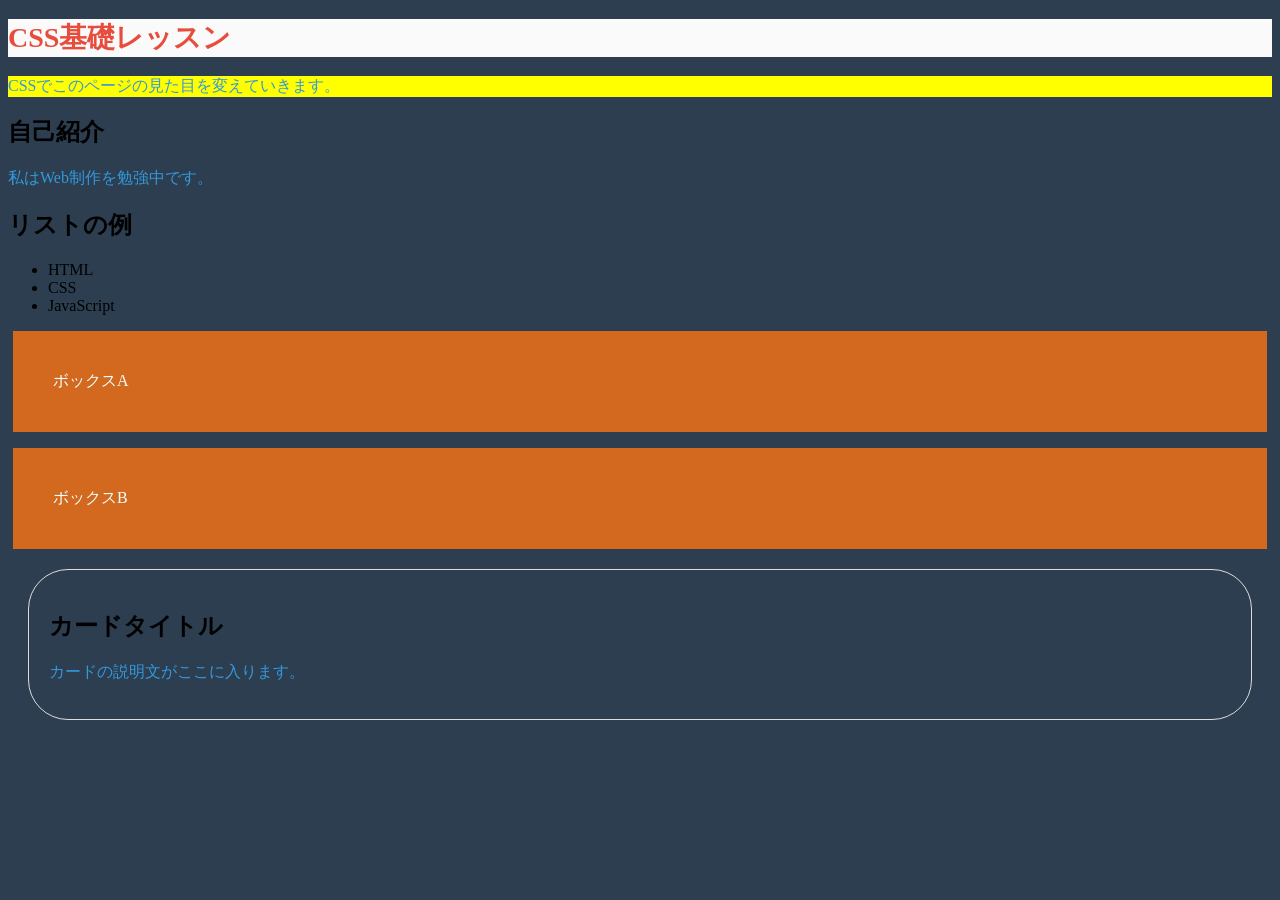
<file: exercises/lesson02/index.html>
<!doctype html>
<html lang="ja">
  <head>
    <meta charset="UTF-8" />
    <meta name="viewport" content="width=device-width, initial-scale=1.0" />
    <title>CSS基礎レッスン</title>
    <link rel="stylesheet" href="style.css" />
  </head>
  <body>
    <h1>CSS基礎レッスン</h1>
    <p class="highlight">CSSでこのページの見た目を変えていきます。</p>

    <h2>自己紹介</h2>
    <p>私はWeb制作を勉強中です。</p>

    <h2>リストの例</h2>
    <ul>
      <li>HTML</li>
      <li>CSS</li>
      <li>JavaScript</li>
    </ul>

    <div class="box">ボックスA</div>
    <div class="box">ボックスB</div>

    <div class="card">
      <h2>カードタイトル</h2>
      <p>カードの説明文がここに入ります。</p>
    </div>
  </body>
</html>
</file>
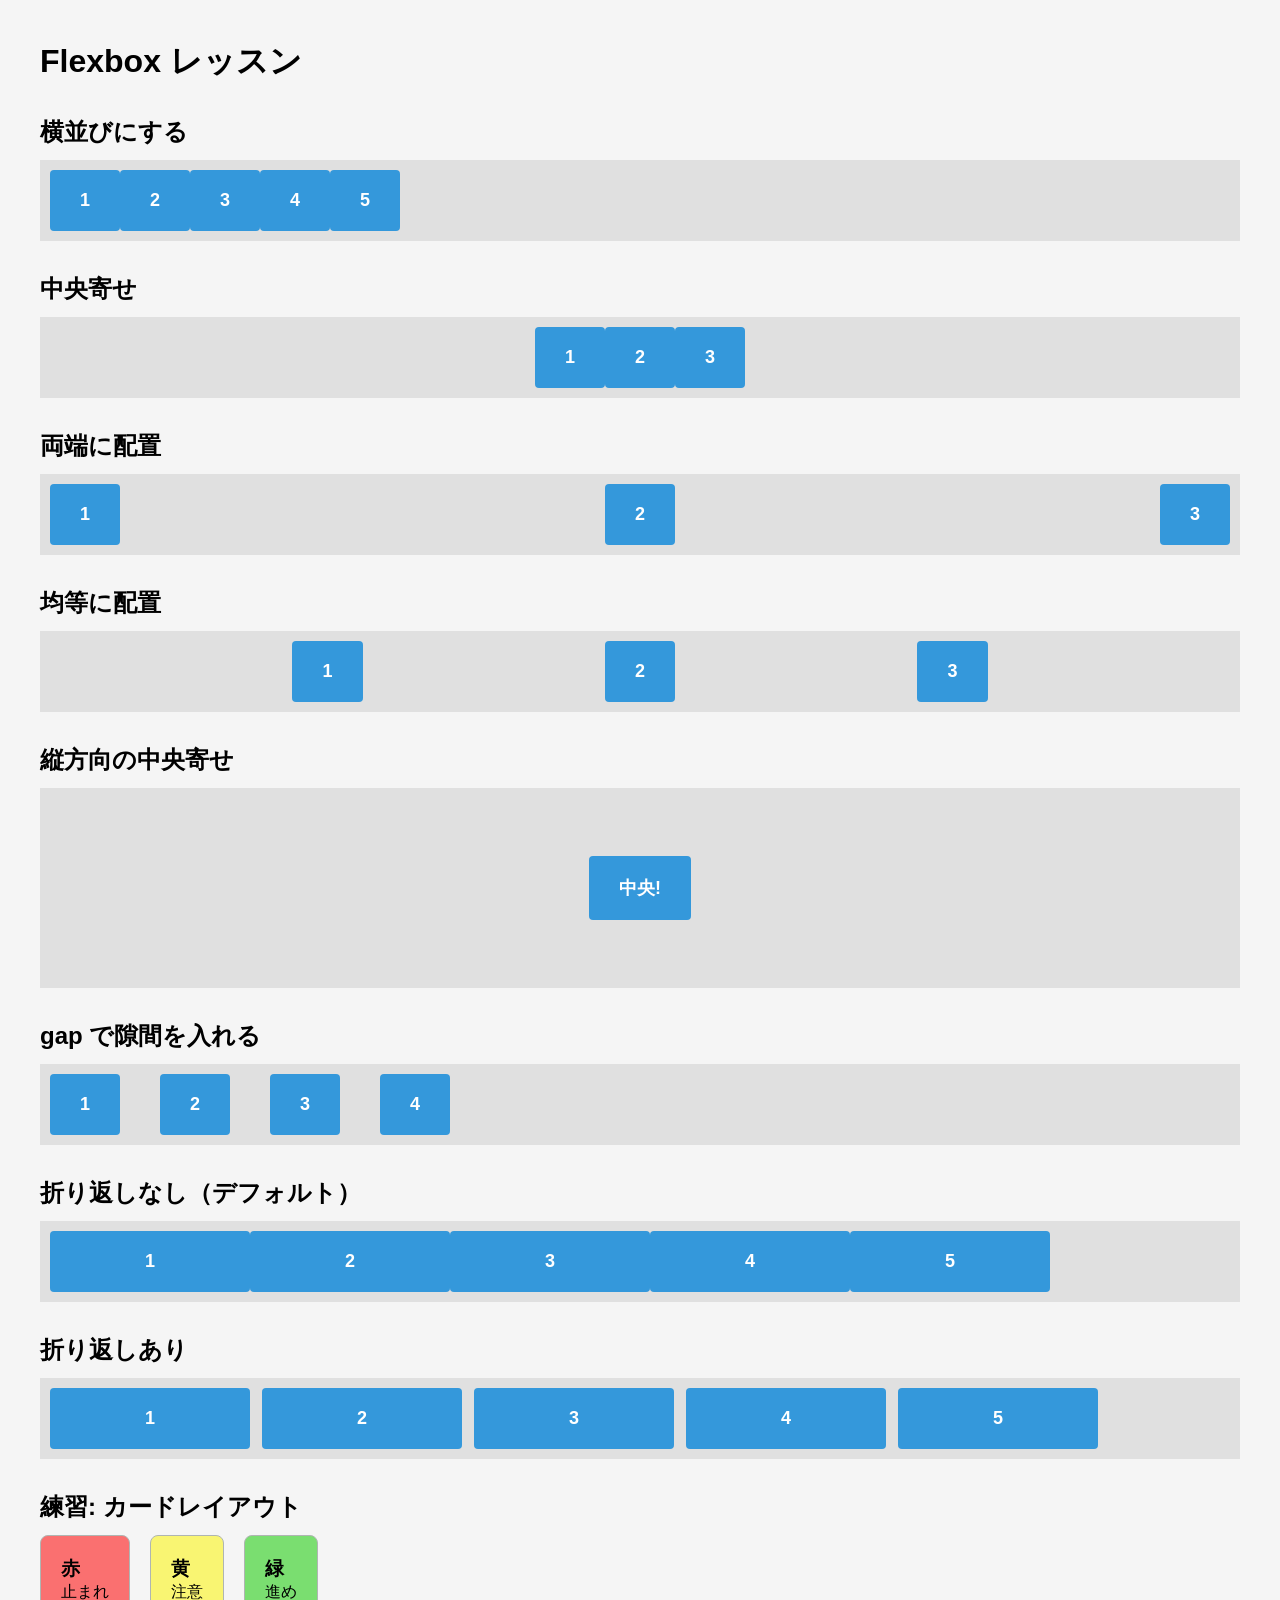
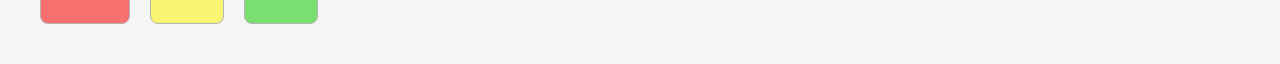
<file: exercises/lesson03/index.html>
<!doctype html>
<html lang="ja">
  <head>
    <meta charset="UTF-8" />
    <meta name="viewport" content="width=device-width, initial-scale=1.0" />
    <title>Flexboxレッスン</title>
    <link rel="stylesheet" href="style.css" />
  </head>
  <body>
    <h1>Flexbox レッスン</h1>

    <!-- Step 1: display: flex で横並び -->
    <h2>横並びにする</h2>
    <div class="container">
      <div class="item">1</div>
      <div class="item">2</div>
      <div class="item">3</div>
      <div class="item">4</div>
      <div class="item">5</div>
    </div>

    <!-- Step 2: justify-content -->
    <h2>中央寄せ</h2>
    <div class="container jc-center">
      <div class="item">1</div>
      <div class="item">2</div>
      <div class="item">3</div>
    </div>

    <h2>両端に配置</h2>
    <div class="container jc-between">
      <div class="item">1</div>
      <div class="item">2</div>
      <div class="item">3</div>
    </div>

    <h2>均等に配置</h2>
    <div class="container jc-evenly">
      <div class="item">1</div>
      <div class="item">2</div>
      <div class="item">3</div>
    </div>

    <!-- Step 3: align-items: center -->
    <h2>縦方向の中央寄せ</h2>
    <div class="container center-both">
      <div class="item">中央!</div>
    </div>

    <!-- Step 4: gap -->
    <h2>gap で隙間を入れる</h2>
    <div class="container gap-demo">
      <div class="item">1</div>
      <div class="item">2</div>
      <div class="item">3</div>
      <div class="item">4</div>
    </div>

    <!-- Step 5: flex-wrap -->
    <h2>折り返しなし（デフォルト）</h2>
    <div class="container nowrap-demo">
      <div class="item wide">1</div>
      <div class="item wide">2</div>
      <div class="item wide">3</div>
      <div class="item wide">4</div>
      <div class="item wide">5</div>
    </div>

    <h2>折り返しあり</h2>
    <div class="container wrap-demo">
      <div class="item wide">1</div>
      <div class="item wide">2</div>
      <div class="item wide">3</div>
      <div class="item wide">4</div>
      <div class="item wide">5</div>
    </div>

    <!-- 練習問題: カードを3つ横並びにしよう -->
    <h2>練習: カードレイアウト</h2>
    <div class="card-container">
      <div class="card1">
        <h3>赤</h3>
        <p>止まれ</p>
      </div>
      <div class="card2">
        <h3>黄</h3>
        <p>注意</p>
      </div>
      <div class="card3">
        <h3>緑</h3>
        <p>進め</p>
      </div>
    </div>
  </body>
</html>
</file>
<file: exercises/lesson02/style.css>
/* ===== Step 2: 文字の色とサイズ ===== */
/* h1 と p にスタイルを書いてみよう */

h1 {
  color: #e74c3c;
  background-color: #fafafa;
  font-size: 28px;
}

p {
  color: #3498db;
  font-size: 16px;
}

/* ===== Step 3: 背景色 ===== */
/* body や h1 に background-color を追加しよう */
body {
  background-color: #2c3e50;
}
/* ===== Step 4: クラスセレクタ ===== */
/* .box にスタイルを書いてみよう */

.box {
  background-color: chocolate;
  color: azure;
  padding: 34px;
  margin-bottom: 4px;
}

.highlight {
  background-color: yellow;
}

/* ===== Step 5: 余白（margin, padding） ===== */
/* padding と margin を調整しよう */
.box {
  padding: 40px;
  margin: 5px;
}

.box {
  margin-bottom: 16px;
}

.card {
  margin: 20px;
}
/* ===== Step 6: 枠線と角丸 ===== */
/* .card に border と border-radius を追加しよう */
.card {
  border: 1px solid #fafafa;
}

.card {
  border: 1px solid #ddd;
  border-radius: 40px;
  padding: 20px;
  margin-bottom: 16px;
}
</file>
<file: exercises/lesson03/style.css>
/* ===== リセット・基本設定 ===== */
* {
  margin: 0;
  padding: 0;
  box-sizing: border-box;
}

body {
  padding: 40px;
  font-family: sans-serif;
  background-color: #f5f5f5;
}

h1 {
  margin-bottom: 24px;
}

h2 {
  margin-top: 32px;
  margin-bottom: 12px;
}

/* コンテナ（親要素）の見た目 */
.container {
  background-color: #e0e0e0;
  padding: 10px;
  margin-bottom: 16px;
  display: flex;
}

/* アイテム（子要素）の見た目 */
.item {
  background-color: #3498db;
  color: white;
  padding: 20px 30px;
  text-align: center;
  font-weight: bold;
  font-size: 18px;
  border-radius: 4px;
}

/* ===== Step 2: justify-content ===== */
/* ガイドに沿って .jc-center, .jc-between, .jc-evenly を書こう */
.jc-center {
  justify-content: center;
}
.jc-between {
  justify-content: space-between;
}
.jc-evenly {
  justify-content: space-evenly;
}

/* ===== Step 3: align-items: center ===== */
/* .center-both に justify-content, align-items, height を書こう */
.center-both {
  justify-content: center;
  align-items: center;
  height: 200px;
}

/* ===== Step 4: gap ===== */
/* .gap-demo に gap を追加しよう */
.gap-demo {
  gap: 40px;
}
/* ===== Step 5: flex-wrap ===== */
.item.wide {
  min-width: 200px;
}
.nowrap-demo {
  flex-wrap: nowrap;
}

/* .wrap-demo に flex-wrap と gap を書こう */
.wrap-demo {
  flex-wrap: wrap;
  gap: 12px;
}

/* ===== 練習問題: カードレイアウト ===== */
/* .card-container と .card のスタイルを自分で書いてみよう */
.card-container {
  display: flex;
  gap: 20px;
}
.card1 {
  background-color: rgba(255, 0, 0, 0.541);
  padding: 20px;
  border: 1px solid #afb5b2;
  border-radius: 8px;
}
.card2 {
  background-color: rgba(254, 246, 4, 0.541);
  padding: 20px;
  border: 1px solid #afb5b2;
  border-radius: 8px;
}
.card3 {
  background-color: rgba(20, 203, 0, 0.541);
  padding: 20px;
  border: 1px solid #afb5b2;
  border-radius: 8px;
}
</file>
